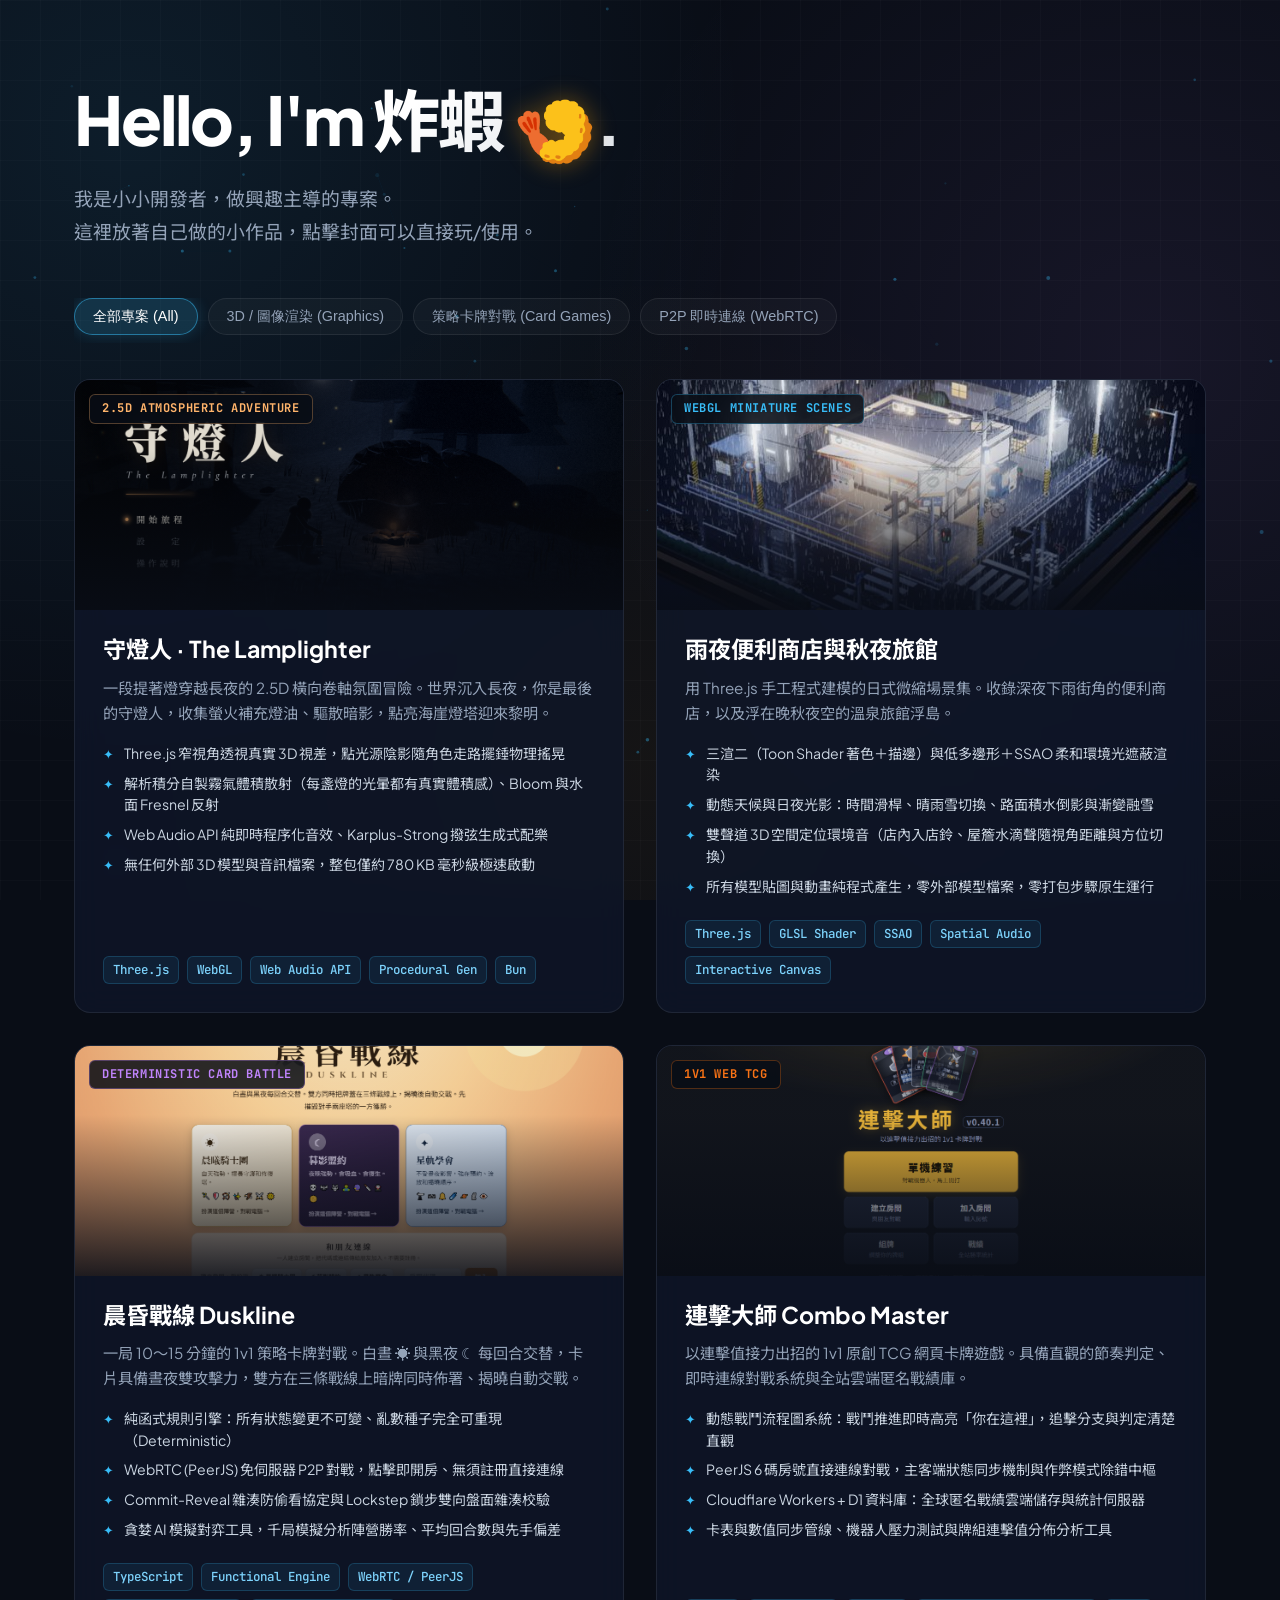
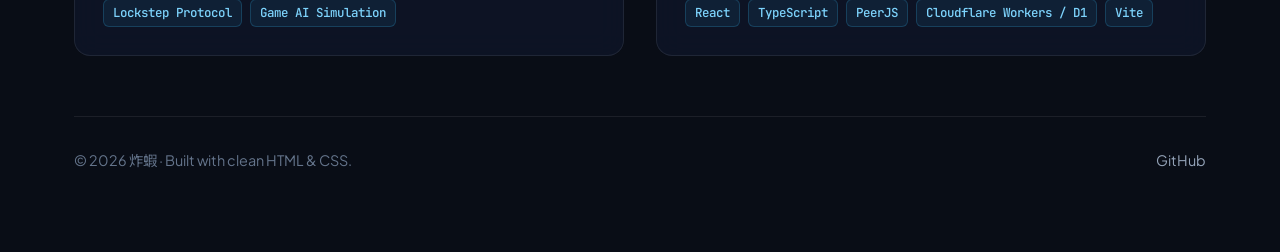
<file: index.html>
<!DOCTYPE html>
<html lang="zh-Hant">
<head>
  <meta charset="UTF-8" />
  <meta name="viewport" content="width=device-width, initial-scale=1.0, viewport-fit=cover" />
  <title>炸蝦 🍤 · 作品集</title>
  <meta name="description" content="我是炸蝦，小小開發者，做興趣主導的專案。一切都問 AI，好愛 Agent。" />
  <meta name="keywords" content="炸蝦, 獨立遊戲, 卡牌遊戲, 網頁作品, AI Agent" />
  <meta name="author" content="炸蝦" />

  <!-- Open Graph -->
  <meta property="og:type" content="website" />
  <meta property="og:url" content="https://wkai2573.github.io/" />
  <meta property="og:title" content="炸蝦 🍤 · 作品集" />
  <meta property="og:description" content="我是炸蝦，小小開發者，做興趣主導的專案。一切都問 AI，好愛 Agent。" />
  <meta property="og:image" content="https://wkai2573.github.io/assets/images/lamplighter.png" />

  <!-- Favicon (炸蝦 🍤) -->
  <link rel="icon" type="image/svg+xml" href="assets/favicon.svg" />

  <!-- Fonts -->
  <link rel="preconnect" href="https://fonts.googleapis.com" />
  <link rel="preconnect" href="https://fonts.gstatic.com" crossorigin />
  <link href="https://fonts.googleapis.com/css2?family=Plus+Jakarta+Sans:wght@400;500;600;700;800&family=Noto+Sans+TC:wght@400;500;700&family=JetBrains+Mono:wght@400;500;600;700&display=swap" rel="stylesheet" />

  <!-- Stylesheet -->
  <link rel="stylesheet" href="style.css" />
</head>
<body>
  <!-- Noise Grid Overlay -->
  <div class="bg-grid" aria-hidden="true"></div>

  <!-- Ambient Interactive Canvas -->
  <canvas id="ambient-canvas" aria-hidden="true"></canvas>

  <div class="container">
    <!-- Header & Hero -->
    <header>
      <h1>Hello, I'm 炸蝦 <span class="shrimp-emoji">🍤</span>.</h1>
      <p class="hero-bio">
        我是小小開發者，做興趣主導的專案。<br />
        這裡放著自己做的小作品，點擊封面可以直接玩/使用。
      </p>
    </header>

    <!-- Filter Buttons -->
    <div class="filter-bar" role="tablist" aria-label="專案類別篩選">
      <button class="filter-btn active" data-filter="all">全部專案 (All)</button>
      <button class="filter-btn" data-filter="graphics">3D / 圖像渲染 (Graphics)</button>
      <button class="filter-btn" data-filter="cards">策略卡牌對戰 (Card Games)</button>
      <button class="filter-btn" data-filter="p2p">P2P 即時連線 (WebRTC)</button>
    </div>

    <!-- Projects Grid -->
    <div class="projects-grid">

      <!-- 1. 守燈人 · The Lamplighter -->
      <article class="project-card" data-category="graphics" data-badge="lamplighter">
        <a class="card-thumb" href="https://wkai2573.github.io/lamplighter/" target="_blank" rel="noopener noreferrer" title="在新分頁開啟 守燈人 · The Lamplighter">
          <img src="assets/images/lamplighter.png" alt="守燈人 · The Lamplighter 遊戲截圖" loading="lazy" decoding="async" />
          <div class="thumb-overlay"></div>
          <span class="card-type-badge">2.5D Atmospheric Adventure</span>
          <div class="thumb-play-hint">▶ 點擊試玩 ↗</div>
        </a>
        <div class="card-body">
          <h2 class="project-title"><a href="https://wkai2573.github.io/lamplighter/" target="_blank" rel="noopener noreferrer">守燈人 · The Lamplighter</a></h2>
          <p class="project-desc">一段提著燈穿越長夜的 2.5D 橫向卷軸氛圍冒險。世界沉入長夜，你是最後的守燈人，收集螢火補充燈油、驅散暗影，點亮海崖燈塔迎來黎明。</p>
          <ul class="feature-list">
            <li class="feature-item">Three.js 窄視角透視真實 3D 視差，點光源陰影隨角色走路擺錘物理搖晃</li>
            <li class="feature-item">解析積分自製霧氣體積散射（每盞燈的光暈都有真實體積感）、Bloom 與水面 Fresnel 反射</li>
            <li class="feature-item">Web Audio API 純即時程序化音效、Karplus-Strong 撥弦生成式配樂</li>
            <li class="feature-item">無任何外部 3D 模型與音訊檔案，整包僅約 780 KB 毫秒級極速啟動</li>
          </ul>
          <div class="tags">
            <span class="tag">Three.js</span>
            <span class="tag">WebGL</span>
            <span class="tag">Web Audio API</span>
            <span class="tag">Procedural Gen</span>
            <span class="tag">Bun</span>
          </div>
        </div>
      </article>

      <!-- 2. 3D微縮場景集 (雨夜便利商店與秋夜旅館) -->
      <article class="project-card" data-category="graphics" data-badge="konbini">
        <a class="card-thumb" href="https://wkai2573.github.io/3d-miniature-scenes/" target="_blank" rel="noopener noreferrer" title="在新分頁開啟 雨夜便利商店與秋夜旅館">
          <img src="assets/images/konbini.jpg" alt="雨夜便利商店與秋夜旅館 截圖" loading="lazy" decoding="async" />
          <div class="thumb-overlay"></div>
          <span class="card-type-badge">WebGL Miniature Scenes</span>
          <div class="thumb-play-hint">▶ 進入場景 ↗</div>
        </a>
        <div class="card-body">
          <h2 class="project-title"><a href="https://wkai2573.github.io/3d-miniature-scenes/" target="_blank" rel="noopener noreferrer">雨夜便利商店與秋夜旅館</a></h2>
          <p class="project-desc">用 Three.js 手工程式建模的日式微縮場景集。收錄深夜下雨街角的便利商店，以及浮在晚秋夜空的溫泉旅館浮島。</p>
          <ul class="feature-list">
            <li class="feature-item">三渲二（Toon Shader 著色＋描邊）與低多邊形＋SSAO 柔和環境光遮蔽渲染</li>
            <li class="feature-item">動態天候與日夜光影：時間滑桿、晴雨雪切換、路面積水倒影與漸變融雪</li>
            <li class="feature-item">雙聲道 3D 空間定位環境音（店內入店鈴、屋簷水滴聲隨視角距離與方位切換）</li>
            <li class="feature-item">所有模型貼圖與動畫純程式產生，零外部模型檔案，零打包步驟原生運行</li>
          </ul>
          <div class="tags">
            <span class="tag">Three.js</span>
            <span class="tag">GLSL Shader</span>
            <span class="tag">SSAO</span>
            <span class="tag">Spatial Audio</span>
            <span class="tag">Interactive Canvas</span>
          </div>
        </div>
      </article>

      <!-- 3. 晨昏戰線 Duskline -->
      <article class="project-card" data-category="cards p2p" data-badge="duskline">
        <a class="card-thumb" href="https://wkai2573.github.io/duskline/" target="_blank" rel="noopener noreferrer" title="在新分頁開啟 晨昏戰線 Duskline">
          <img src="assets/images/duskline.png" alt="晨昏戰線 Duskline 遊戲截圖" loading="lazy" decoding="async" />
          <div class="thumb-overlay"></div>
          <span class="card-type-badge">Deterministic Card Battle</span>
          <div class="thumb-play-hint">▶ 線上對戰 ↗</div>
        </a>
        <div class="card-body">
          <h2 class="project-title"><a href="https://wkai2573.github.io/duskline/" target="_blank" rel="noopener noreferrer">晨昏戰線 Duskline</a></h2>
          <p class="project-desc">一局 10～15 分鐘的 1v1 策略卡牌對戰。白晝 ☀ 與黑夜 ☾ 每回合交替，卡片具備晝夜雙攻擊力，雙方在三條戰線上暗牌同時佈署、揭曉自動交戰。</p>
          <ul class="feature-list">
            <li class="feature-item">純函式規則引擎：所有狀態變更不可變、亂數種子完全可重現（Deterministic）</li>
            <li class="feature-item">WebRTC (PeerJS) 免伺服器 P2P 對戰，點擊即開房、無須註冊直接連線</li>
            <li class="feature-item">Commit-Reveal 雜湊防偷看協定與 Lockstep 鎖步雙向盤面雜湊校驗</li>
            <li class="feature-item">貪婪 AI 模擬對弈工具，千局模擬分析陣營勝率、平均回合數與先手偏差</li>
          </ul>
          <div class="tags">
            <span class="tag">TypeScript</span>
            <span class="tag">Functional Engine</span>
            <span class="tag">WebRTC / PeerJS</span>
            <span class="tag">Lockstep Protocol</span>
            <span class="tag">Game AI Simulation</span>
          </div>
        </div>
      </article>

      <!-- 4. 連擊大師 Combo Master -->
      <article class="project-card" data-category="cards p2p" data-badge="combo">
        <a class="card-thumb" href="https://wkai2573.github.io/combo-master/" target="_blank" rel="noopener noreferrer" title="在新分頁開啟 連擊大師 Combo Master">
          <img src="assets/images/combo_master.png" alt="連擊大師 Combo Master 遊戲截圖" loading="lazy" decoding="async" />
          <div class="thumb-overlay"></div>
          <span class="card-type-badge">1v1 Web TCG</span>
          <div class="thumb-play-hint">▶ 連擊遊玩 ↗</div>
        </a>
        <div class="card-body">
          <h2 class="project-title"><a href="https://wkai2573.github.io/combo-master/" target="_blank" rel="noopener noreferrer">連擊大師 Combo Master</a></h2>
          <p class="project-desc">以連擊值接力出招的 1v1 原創 TCG 網頁卡牌遊戲。具備直觀的節奏判定、即時連線對戰系統與全站雲端匿名戰績庫。</p>
          <ul class="feature-list">
            <li class="feature-item">動態戰鬥流程圖系統：戰鬥推進即時高亮「你在這裡」，追擊分支與判定清楚直觀</li>
            <li class="feature-item">PeerJS 6 碼房號直接連線對戰，主客端狀態同步機制與作弊模式除錯中樞</li>
            <li class="feature-item">Cloudflare Workers + D1 資料庫：全球匿名戰績雲端儲存與統計伺服器</li>
            <li class="feature-item">卡表與數值同步管線、機器人壓力測試與牌組連擊值分佈分析工具</li>
          </ul>
          <div class="tags">
            <span class="tag">React</span>
            <span class="tag">TypeScript</span>
            <span class="tag">PeerJS</span>
            <span class="tag">Cloudflare Workers / D1</span>
            <span class="tag">Vite</span>
          </div>
        </div>
      </article>

    </div>

    <!-- Footer -->
    <footer>
      <div>© 2026 炸蝦 · Built with clean HTML &amp; CSS.</div>
      <div>
        <a href="https://github.com/wkai2573" target="_blank" rel="noopener noreferrer">GitHub</a>
      </div>
    </footer>
  </div>

  <!-- Interactive Scripts -->
  <script>
    // Category Filtering
    const filterBtns = document.querySelectorAll('.filter-btn');
    const cards = document.querySelectorAll('.project-card');

    filterBtns.forEach(btn => {
      btn.addEventListener('click', () => {
        filterBtns.forEach(b => b.classList.remove('active'));
        btn.classList.add('active');
        const filter = btn.dataset.filter;

        cards.forEach(card => {
          if (filter === 'all' || card.dataset.category.includes(filter)) {
            card.style.display = 'flex';
          } else {
            card.style.display = 'none';
          }
        });
      });
    });

    // Ambient Starfield Canvas
    (function initCanvas() {
      const canvas = document.getElementById('ambient-canvas');
      if (!canvas) return;
      const ctx = canvas.getContext('2d');
      let w = (canvas.width = window.innerWidth);
      let h = (canvas.height = window.innerHeight);

      window.addEventListener('resize', () => {
        w = canvas.width = window.innerWidth;
        h = canvas.height = window.innerHeight;
      });

      const count = Math.min(Math.floor((w * h) / 22000), 50);
      const particles = [];
      for (let i = 0; i < count; i++) {
        particles.push({
          x: Math.random() * w,
          y: Math.random() * h,
          vx: (Math.random() - 0.5) * 0.35,
          vy: (Math.random() - 0.5) * 0.35,
          r: Math.random() * 1.5 + 0.6,
          a: Math.random() * 0.45 + 0.15
        });
      }

      function draw() {
        ctx.clearRect(0, 0, w, h);
        for (let i = 0; i < particles.length; i++) {
          const p = particles[i];
          p.x += p.vx;
          p.y += p.vy;
          if (p.x < 0) p.x = w;
          if (p.x > w) p.x = 0;
          if (p.y < 0) p.y = h;
          if (p.y > h) p.y = 0;

          ctx.beginPath();
          ctx.arc(p.x, p.y, p.r, 0, Math.PI * 2);
          ctx.fillStyle = `rgba(56, 189, 248, ${p.a})`;
          ctx.fill();

          for (let j = i + 1; j < particles.length; j++) {
            const p2 = particles[j];
            const dist = Math.hypot(p.x - p2.x, p.y - p2.y);
            if (dist < 100) {
              ctx.beginPath();
              ctx.moveTo(p.x, p.y);
              ctx.lineTo(p2.x, p2.y);
              ctx.strokeStyle = `rgba(56, 189, 248, ${0.1 * (1 - dist / 100)})`;
              ctx.lineWidth = 0.6;
              ctx.stroke();
            }
          }
        }
        requestAnimationFrame(draw);
      }
      requestAnimationFrame(draw);
    })();
  </script>
</body>
</html>
</file>
<file: style.css>
/* ==========================================================================
   Design Tokens & Modern Styling (炸蝦 🍤 作品集)
   ========================================================================== */
:root {
  --bg: #090d16;
  --card-bg: rgba(15, 23, 42, 0.78);
  --card-border: rgba(255, 255, 255, 0.08);
  --card-hover-border: rgba(56, 189, 248, 0.45);
  
  --text-main: #f8fafc;
  --text-muted: #94a3b8;
  --text-dim: #64748b;

  --primary: #38bdf8;
  --primary-glow: rgba(56, 189, 248, 0.28);
  --accent: #f59e0b;
  --purple: #c084fc;
  --crimson: #ef4444;

  --tag-bg: rgba(56, 189, 248, 0.08);
  --tag-border: rgba(56, 189, 248, 0.2);
  --tag-text: #7dd3fc;

  --radius: 16px;
  --radius-sm: 8px;
  --radius-pill: 999px;
  --transition: all 0.3s cubic-bezier(0.16, 1, 0.3, 1);
}

/* Base Resets */
*, *::before, *::after {
  box-sizing: border-box;
  margin: 0;
  padding: 0;
}

html {
  scroll-behavior: smooth;
  color-scheme: dark;
}

body {
  background-color: var(--bg);
  color: var(--text-main);
  font-family: 'Plus Jakarta Sans', 'Noto Sans TC', system-ui, -apple-system, sans-serif;
  line-height: 1.6;
  background-image: 
    radial-gradient(circle at 10% 15%, rgba(56, 189, 248, 0.09) 0%, transparent 45%),
    radial-gradient(circle at 90% 40%, rgba(192, 132, 252, 0.08) 0%, transparent 45%),
    radial-gradient(circle at 50% 85%, rgba(245, 158, 11, 0.05) 0%, transparent 50%);
  background-attachment: fixed;
  min-height: 100vh;
  -webkit-font-smoothing: antialiased;
  -moz-osx-font-smoothing: grayscale;
  overflow-x: hidden;
  position: relative;
}

/* Noise / Grid Overlay */
.bg-grid {
  position: fixed;
  top: 0; 
  left: 0; 
  width: 100%; 
  height: 100%;
  background-image: 
    linear-gradient(rgba(255, 255, 255, 0.018) 1px, transparent 1px),
    linear-gradient(90deg, rgba(255, 255, 255, 0.018) 1px, transparent 1px);
  background-size: 40px 40px;
  pointer-events: none;
  z-index: -1;
}

/* Ambient Canvas */
#ambient-canvas {
  position: fixed;
  top: 0;
  left: 0;
  width: 100vw;
  height: 100vh;
  z-index: -1;
  pointer-events: none;
  opacity: 0.65;
}

.container {
  max-width: 1180px;
  margin: 0 auto;
  padding: 60px 24px 80px;
  position: relative;
  z-index: 1;
}

/* ==========================================================================
   Header & Hero (極簡純淨)
   ========================================================================== */
header {
  padding: 20px 0 50px;
  display: flex;
  flex-direction: column;
  gap: 16px;
}

h1 {
  font-size: clamp(2.6rem, 6vw, 4.2rem);
  font-weight: 800;
  letter-spacing: -0.03em;
  line-height: 1.15;
  background: linear-gradient(135deg, #ffffff 30%, #94a3b8 100%);
  -webkit-background-clip: text;
  -webkit-text-fill-color: transparent;
}

.shrimp-emoji {
  -webkit-text-fill-color: initial;
  background: none;
  display: inline-block;
  vertical-align: middle;
  filter: drop-shadow(0 0 12px rgba(245, 158, 11, 0.4));
}

.hero-bio {
  font-size: 1.18rem;
  color: var(--text-muted);
  max-width: 780px;
  font-weight: 400;
  line-height: 1.75;
}

.hero-bio b {
  color: var(--text-main);
  font-weight: 600;
}

/* ==========================================================================
   Filter Bar
   ========================================================================== */
.filter-bar {
  display: flex;
  gap: 10px;
  overflow-x: auto;
  padding-bottom: 8px;
  margin-bottom: 36px;
}

.filter-btn {
  background: rgba(255, 255, 255, 0.03);
  color: var(--text-muted);
  border: 1px solid var(--card-border);
  padding: 8px 18px;
  border-radius: var(--radius-pill);
  font-size: 0.9rem;
  font-weight: 500;
  cursor: pointer;
  transition: var(--transition);
  white-space: nowrap;
}

.filter-btn:hover {
  color: #fff;
  background: rgba(56, 189, 248, 0.08);
  border-color: rgba(56, 189, 248, 0.3);
}

.filter-btn.active {
  color: #fff;
  background: rgba(56, 189, 248, 0.16);
  border-color: rgba(56, 189, 248, 0.5);
  box-shadow: 0 0 15px rgba(56, 189, 248, 0.2);
}

/* ==========================================================================
   Projects Grid & Cards
   ========================================================================== */
.projects-grid {
  display: grid;
  grid-template-columns: repeat(auto-fit, minmax(500px, 1fr));
  gap: 32px;
}

@media (max-width: 640px) {
  .projects-grid { 
    grid-template-columns: 1fr; 
  }
}

.project-card {
  background: var(--card-bg);
  backdrop-filter: blur(14px);
  -webkit-backdrop-filter: blur(14px);
  border: 1px solid var(--card-border);
  border-radius: var(--radius);
  display: flex;
  flex-direction: column;
  overflow: hidden;
  transition: var(--transition);
  position: relative;
}

.project-card:hover {
  border-color: var(--card-hover-border);
  transform: translateY(-5px);
  box-shadow: 0 20px 45px rgba(0, 0, 0, 0.55), 0 0 30px rgba(56, 189, 248, 0.15);
}

/* Card Visual Header (另開新分頁) */
.card-thumb {
  display: block;
  text-decoration: none;
  width: 100%;
  height: 230px;
  position: relative;
  overflow: hidden;
  background: #080d18;
  cursor: pointer;
  user-select: none;
}

.card-thumb:focus-visible {
  outline: 2px solid var(--primary);
  outline-offset: -2px;
}

.card-thumb img {
  width: 100%;
  height: 100%;
  object-fit: cover;
  object-position: center;
  transition: transform 0.6s cubic-bezier(0.16, 1, 0.3, 1), filter 0.3s ease;
  display: block;
}

.card-thumb:hover img {
  transform: scale(1.06);
  filter: brightness(1.08);
}

.thumb-overlay {
  position: absolute;
  inset: 0;
  background: linear-gradient(180deg, rgba(9, 13, 22, 0.05) 30%, rgba(9, 13, 22, 0.9) 100%);
  pointer-events: none;
}

/* Hover Hint: ▶ 點擊試玩 */
.thumb-play-hint {
  position: absolute;
  top: 50%;
  left: 50%;
  transform: translate(-50%, -50%) scale(0.9);
  opacity: 0;
  background: rgba(9, 13, 22, 0.85);
  backdrop-filter: blur(10px);
  -webkit-backdrop-filter: blur(10px);
  border: 1px solid var(--primary);
  color: var(--primary);
  padding: 10px 22px;
  border-radius: var(--radius-pill);
  font-size: 0.92rem;
  font-weight: 700;
  letter-spacing: 0.05em;
  display: inline-flex;
  align-items: center;
  gap: 8px;
  box-shadow: 0 10px 25px rgba(0, 0, 0, 0.6), 0 0 20px var(--primary-glow);
  transition: var(--transition);
  pointer-events: none;
  z-index: 2;
}

.card-thumb:hover .thumb-play-hint {
  opacity: 1;
  transform: translate(-50%, -50%) scale(1);
}

.card-type-badge {
  position: absolute;
  top: 14px;
  left: 14px;
  background: rgba(9, 13, 22, 0.85);
  backdrop-filter: blur(8px);
  -webkit-backdrop-filter: blur(8px);
  border: 1px solid rgba(255, 255, 255, 0.12);
  padding: 4px 12px;
  border-radius: 6px;
  font-size: 0.75rem;
  font-weight: 700;
  color: var(--primary);
  text-transform: uppercase;
  letter-spacing: 0.05em;
  font-family: 'JetBrains Mono', monospace;
  z-index: 1;
}

/* Themed badges */
.project-card[data-badge="lamplighter"] .card-type-badge {
  color: #ffb46b;
  border-color: rgba(255, 180, 107, 0.3);
}
.project-card[data-badge="konbini"] .card-type-badge {
  color: #38bdf8;
  border-color: rgba(56, 189, 248, 0.3);
}
.project-card[data-badge="duskline"] .card-type-badge {
  color: #c084fc;
  border-color: rgba(192, 132, 252, 0.3);
}
.project-card[data-badge="combo"] .card-type-badge {
  color: #f97316;
  border-color: rgba(249, 115, 22, 0.3);
}

/* Card Body */
.card-body {
  padding: 24px 28px 28px;
  display: flex;
  flex-direction: column;
  flex-grow: 1;
}

.project-title {
  font-size: 1.45rem;
  font-weight: 700;
  color: #ffffff;
  margin-bottom: 10px;
  line-height: 1.3;
}

.project-title a {
  color: inherit;
  text-decoration: none;
  transition: var(--transition);
}

.project-title a:hover {
  color: var(--primary);
}

.project-title a:focus-visible {
  outline: 2px solid var(--primary);
  outline-offset: 3px;
  border-radius: 4px;
}

.project-desc {
  font-size: 0.95rem;
  color: var(--text-muted);
  margin-bottom: 18px;
  line-height: 1.65;
}

/* Feature List */
.feature-list {
  list-style: none;
  margin-bottom: 22px;
  display: flex;
  flex-direction: column;
  gap: 8px;
}

.feature-item {
  font-size: 0.88rem;
  color: #cbd5e1;
  display: flex;
  align-items: flex-start;
  gap: 10px;
  line-height: 1.55;
}

.feature-item::before {
  content: "✦";
  color: var(--primary);
  font-size: 0.8rem;
  margin-top: 2px;
  flex-shrink: 0;
}

/* Tags */
.tags {
  display: flex;
  flex-wrap: wrap;
  gap: 8px;
  margin-top: auto;
}

.tag {
  background: var(--tag-bg);
  color: var(--tag-text);
  font-size: 0.78rem;
  font-family: 'JetBrains Mono', monospace;
  font-weight: 500;
  padding: 3px 9px;
  border-radius: 6px;
  border: 1px solid var(--tag-border);
}



/* ==========================================================================
   Footer (極簡收尾)
   ========================================================================== */
footer {
  margin-top: 60px;
  padding-top: 32px;
  border-top: 1px solid var(--card-border);
  display: flex;
  justify-content: space-between;
  align-items: center;
  flex-wrap: wrap;
  gap: 16px;
  color: var(--text-dim);
  font-size: 0.9rem;
}

footer a { 
  color: var(--text-muted); 
  text-decoration: none; 
  transition: var(--transition); 
}

footer a:hover { 
  color: var(--primary); 
}
</file>
